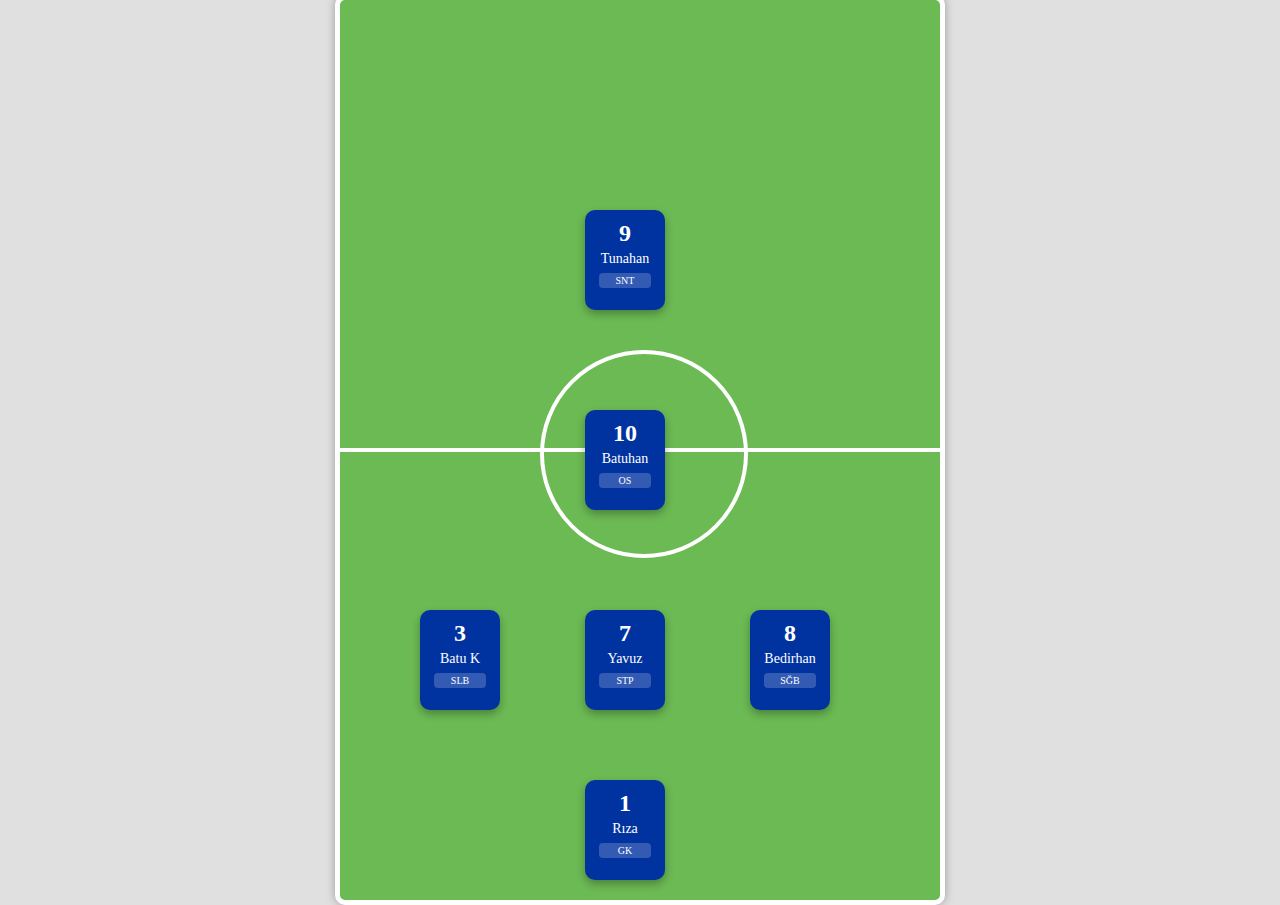
<file: dizilis.html>
<!--<!DOCTYPE html>
<html lang="tr">
<head>
  <meta charset="UTF-8">
  <title>Dizilisimiz</title>
   <link rel="icon" href="resim/Untitled-4.png" type="image/x-icon">
  <style>
    body {
      background-color: #e0e0e0;
      display: flex;
      justify-content: center;
      align-items: center;
      height: 100vh;
      margin: 0;
    }
    .pitch {
      position: relative;
      width: 600px;
      height: 900px;
      background-color: #6cba54;
      border: 5px solid #fff;
      border-radius: 10px;
      box-shadow: 0 0 10px rgba(0,0,0,0.3);
    }
    .line {
      position: absolute;
      background-color: #fff;
    }
    .line.center {
      top: 50%;
      left: 0;
      width: 100%;
      height: 4px;
      transform: translateY(-2px);
    }
    .circle {
      position: absolute;
      width: 200px;
      height: 200px;
      border: 4px solid #fff;
      border-radius: 50%;
      top: calc(50% - 100px);
      left: calc(50% - 100px);
    }
    .player {
      position: absolute;
      width: 70px;
      height: 70px;
      background-color: #0033a0;
      border: 3px solid #fff;
      border-radius: 50%;
      display: flex;
      flex-direction: column;
      justify-content: center;
      align-items: center;
      color: #fff;
      font-weight: bold;
      text-shadow: 0 1px 2px rgba(0,0,0,0.5);
    }
    .player img {
      width: 40px;
      height: 40px;
      border-radius: 50%;
      margin-bottom: 4px;
    }
    /* Pozisyonlara göre konumlandırma */
    .gk { top: 820px; left: 265px; }
    .def1 { top: 650px; left: 100px; }
    .def2 { top: 650px; left: 265px; }
    .def3 { top: 650px; left: 430px; }
    .mid { top: 450px; left: 265px; }
    .fw { top: 250px; left: 265px; }
  </style>
</head>
<body>

  <div class="pitch">
    <div class="line center"></div>
    <div class="circle"></div>

    <div class="player gk">
      <img src="resim/1.png" alt="Kaleci"><span>Rıza</span>
    </div>

    <div class="player def1">
      <img src="resim/3.png" alt="Defans"><span>Batu K</span>
    </div>
    <div class="player def2">
      <img src="resim/7.jpg" alt="Defans"><span>Yavuz</span>
    </div>
    <div class="player def3">
      <img src="resim/4.png" alt="Defans"><span>Bedirhan</span>
    </div>

    <div class="player mid">
      <img src="resim/10.png" alt="Orta Saha"><span>Batuhan</span>
    </div>

    <div class="player fw">
      <img src="resim/9.png" alt="Forvet"><span>Tunahan</span>
    </div>
  </div>

</body>
</html>-->
<!DOCTYPE html>
<html lang="tr">
<head>
  <meta charset="UTF-8">
  <title>Futbol Saha Dizilimi</title>
  <style>
    body {
      background-color: #e0e0e0;
      display: flex;
      justify-content: center;
      align-items: center;
      height: 100vh;
      margin: 0;
    }
    .pitch {
      position: relative;
      width: 600px;
      height: 900px;
      background-color: #6cba54;
      border: 5px solid #fff;
      border-radius: 10px;
      box-shadow: 0 0 10px rgba(0,0,0,0.3);
    }
    .line {
      position: absolute;
      background-color: #fff;
    }
    .line.center {
      top: 50%;
      left: 0;
      width: 100%;
      height: 4px;
      transform: translateY(-2px);
    }
    .circle {
      position: absolute;
      width: 200px;
      height: 200px;
      border: 4px solid #fff;
      border-radius: 50%;
      top: calc(50% - 100px);
      left: calc(50% - 100px);
    }
    .player {
      position: absolute;
      width: 80px;
      height: 100px;
      background-color: #0033a0;
      color: white;
      text-align: center;
      border-radius: 10px;
      box-shadow: 0 4px 8px rgba(0,0,0,0.3);
      transition: transform 0.3s ease, box-shadow 0.3s ease;
    }
    .player:hover {
      transform: translateY(-5px);
      box-shadow: 0 6px 12px rgba(0,0,0,0.4);
    }
    .player-number {
      font-size: 24px;
      font-weight: bold;
      margin-top: 10px;
    }
    .player-name {
      font-size: 14px;
      margin-top: 4px;
    }
    .player-label {
      background-color: #ffffff33;
      font-size: 10px;
      margin: 6px auto 0;
      width: 60%;
      padding: 2px;
      border-radius: 4px;
    }
   .gk { top: 780px; left: 245px; }
    .def1 { top: 610px; left: 80px; }
    .def2 { top: 610px; left: 245px; }
    .def3 { top: 610px; left: 410px; }
    .mid { top: 410px; left: 245px; }
    .fw { top: 210px; left: 245px; }
  </style>
</head>
<body>

  <div class="pitch">
    <div class="line center"></div>
    <div class="circle"></div>

    <div class="player gk">
      <div class="player-number">1</div>
      <div class="player-name">Rıza</div>
      <div class="player-label">GK</div>
    </div>

    <div class="player def1">
      <div class="player-number">3</div>
      <div class="player-name">Batu K</div>
      <div class="player-label">SLB</div>
    </div>
    <div class="player def2">
      <div class="player-number">7</div>
      <div class="player-name">Yavuz</div>
      <div class="player-label">STP</div>
    </div>
    <div class="player def3">
      <div class="player-number">8</div>
      <div class="player-name">Bedirhan</div>
      <div class="player-label">SĞB</div>
    </div>

    <div class="player mid">
      <div class="player-number">10</div>
      <div class="player-name">Batuhan</div>
      <div class="player-label">OS</div>
    </div>

    <div class="player fw">
      <div class="player-number">9</div>
      <div class="player-name">Tunahan</div>
      <div class="player-label">SNT</div>
    </div>
  </div>

</body>
</html>
</file>
